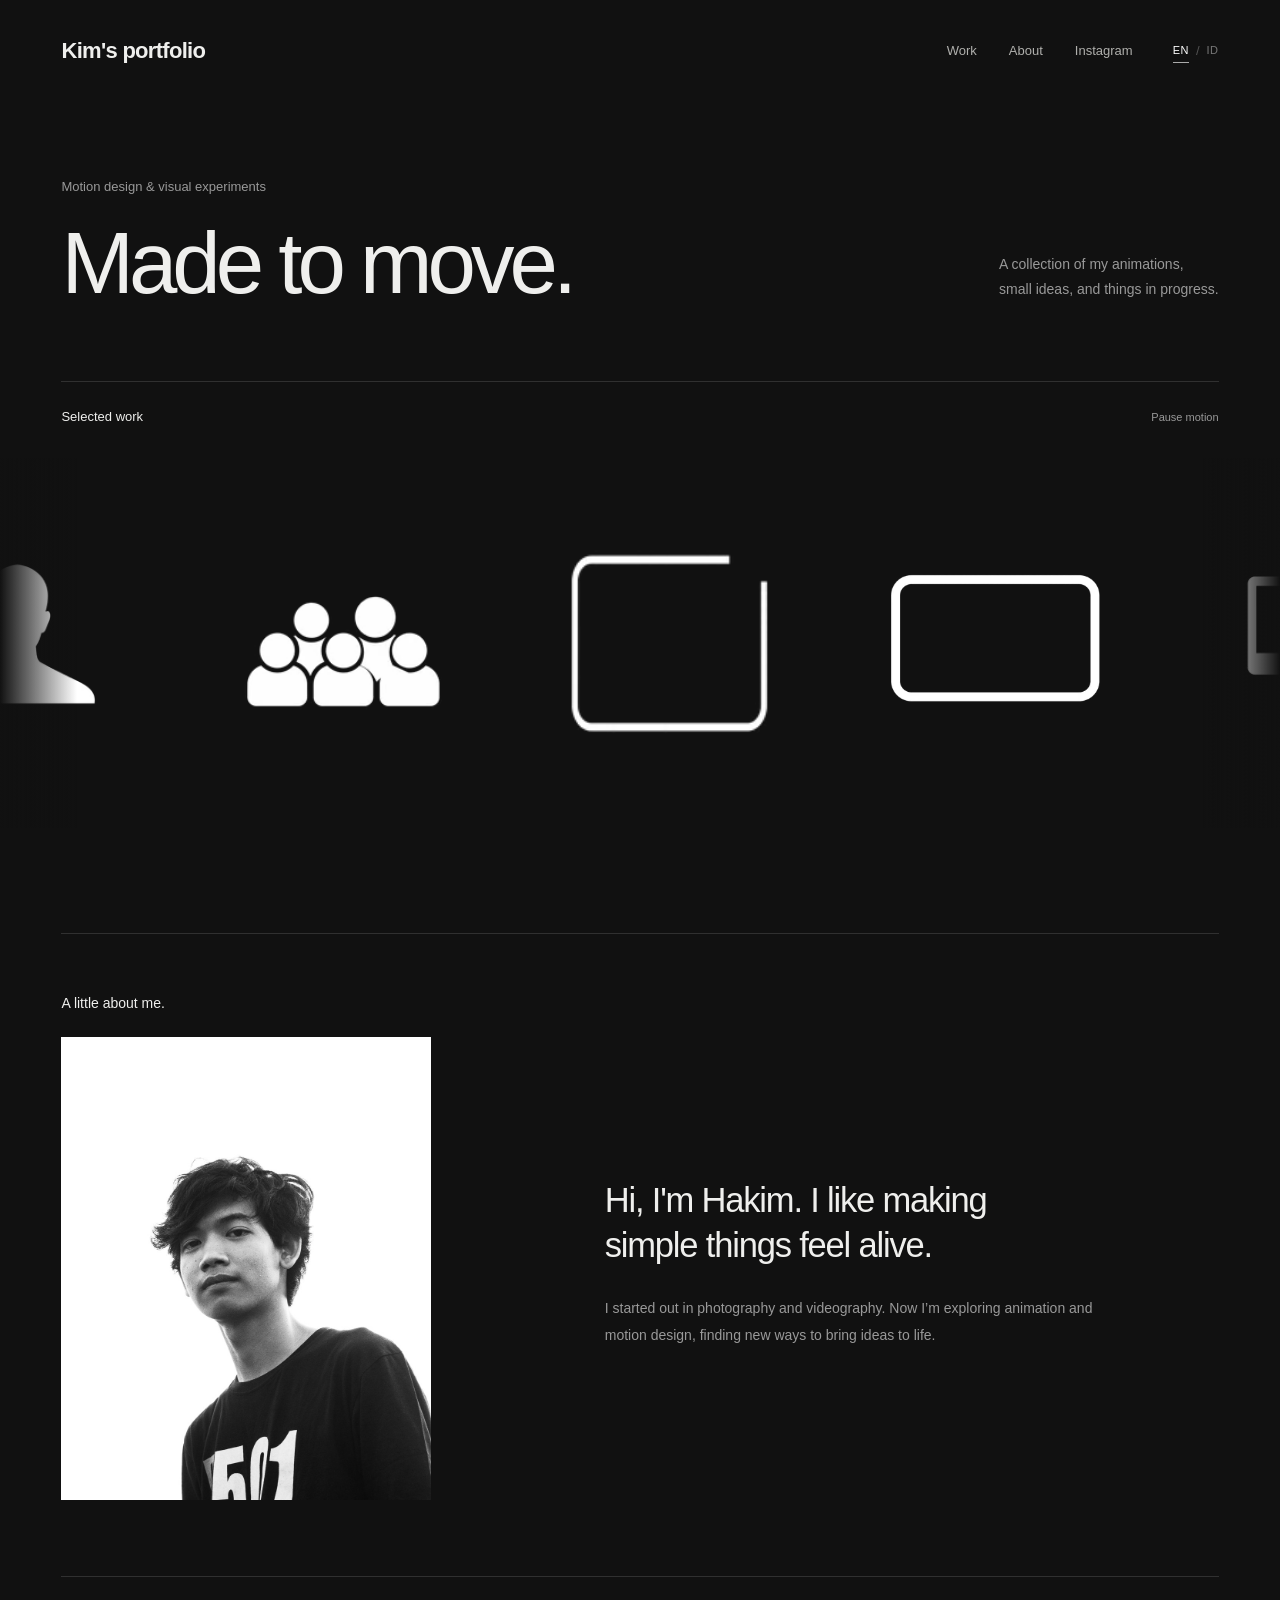
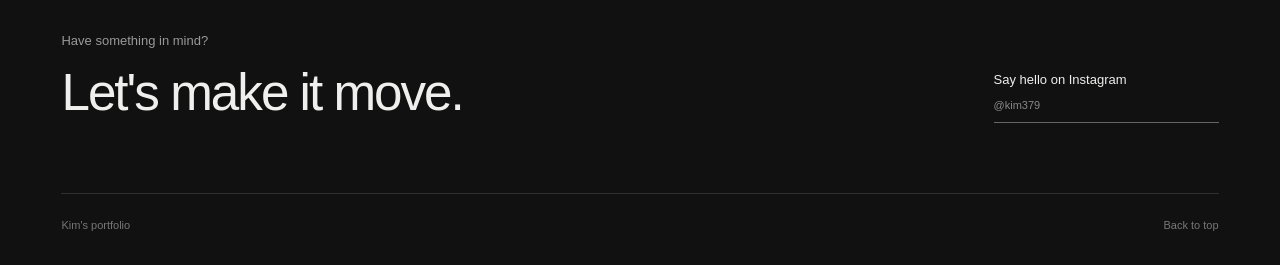
<file: index.html>
<!doctype html>
<html lang="en"><head><meta charset="utf-8"><meta name="viewport" content="width=device-width,initial-scale=1"><meta name="theme-color" content="#111111"><meta name="description" content="Kim's portfolio â€” motion design and visual experiments."><title>Kim's portfolio</title><link rel="stylesheet" href="styles.css?v=drag-1"><script defer src="projects.js?v=rib-1"></script><script defer src="app.js?v=rib-1"></script></head>
<body>
<a class="skip" href="#works" data-copy="skip">Skip to work</a>
<header class="header"><a class="brand" href="#top">Kim's portfolio</a><nav aria-label="Main navigation"><a href="#works" data-copy="workNav">Work</a><a href="#about" data-copy="aboutNav">About</a><a class="instagram-nav" href="https://www.instagram.com/kim_379/" target="_blank" rel="noopener noreferrer">Instagram</a><div class="language-switch" role="group" aria-label="Language / Bahasa"><button type="button" data-lang="en" aria-pressed="true">EN</button><span aria-hidden="true">/</span><button type="button" data-lang="id" aria-pressed="false">ID</button></div></nav></header>
<main id="top">
<section class="intro" aria-labelledby="intro-title"><div><p class="intro-kicker" data-copy="introKicker">Motion design & visual experiments</p><h1 id="intro-title">Made to move.</h1></div><p class="intro-note" data-copy="introNote">A collection of my animations,<br>small ideas, and things in progress.</p></section>
<section id="works" class="works" aria-labelledby="work-title"><div class="work-heading"><h2 id="work-title" data-copy="selected">Selected work</h2><button id="toggle-motion" type="button" aria-pressed="false">Pause motion</button></div><div class="motion-reel" id="project-grid" role="region" aria-label="Looping motion showcase"></div></section>
<section id="about" class="about" aria-labelledby="about-title"><div class="about-portrait"><h2 id="about-title" data-copy="aboutTitle">A little about me.</h2><img class="about-photo" src="media/kim-portrait.jpg" alt="Portrait of Kim" width="1600" height="1201" loading="lazy"></div><div class="about-copy"><p class="about-lead" data-copy="aboutLead">Hi, I'm Hakim. I like making<br>simple things feel alive.</p><p class="about-text" data-copy="aboutText">I started out in photography and videography. Now I’m exploring animation and motion design, finding new ways to bring ideas to life.</p></div></section>
<section class="contact" aria-labelledby="contact-title"><div><p data-copy="contactIntro">Have something in mind?</p><h2 id="contact-title" data-copy="contactTitle">Let's make it move.</h2></div><a href="https://www.instagram.com/kim_379/" target="_blank" rel="noopener noreferrer" class="contact-link"><span data-copy="sayHello">Say hello on Instagram</span><small>@kim379</small></a></section>
</main><footer><span>Kim's portfolio</span><a href="#top" data-copy="backTop">Back to top</a></footer>
<dialog id="project-dialog" aria-labelledby="dialog-title"><div class="dialog-header"><h2 id="dialog-title"></h2><button id="close-dialog" type="button" data-copy="close">Close</button></div><div class="player-wrap"><video id="project-video" controls playsinline preload="metadata"></video><p id="video-error" hidden><span data-copy="videoError">The video could not be played.</span> <a id="fallback-video" target="_blank" rel="noopener" data-copy="openFile">Open video file</a></p></div><div class="dialog-footer"><span id="dialog-meta"></span><div><button id="prev-project" type="button" data-copy="previous">Previous</button><button id="next-project" type="button" data-copy="next">Next</button></div></div></dialog>
</body></html>
</file>
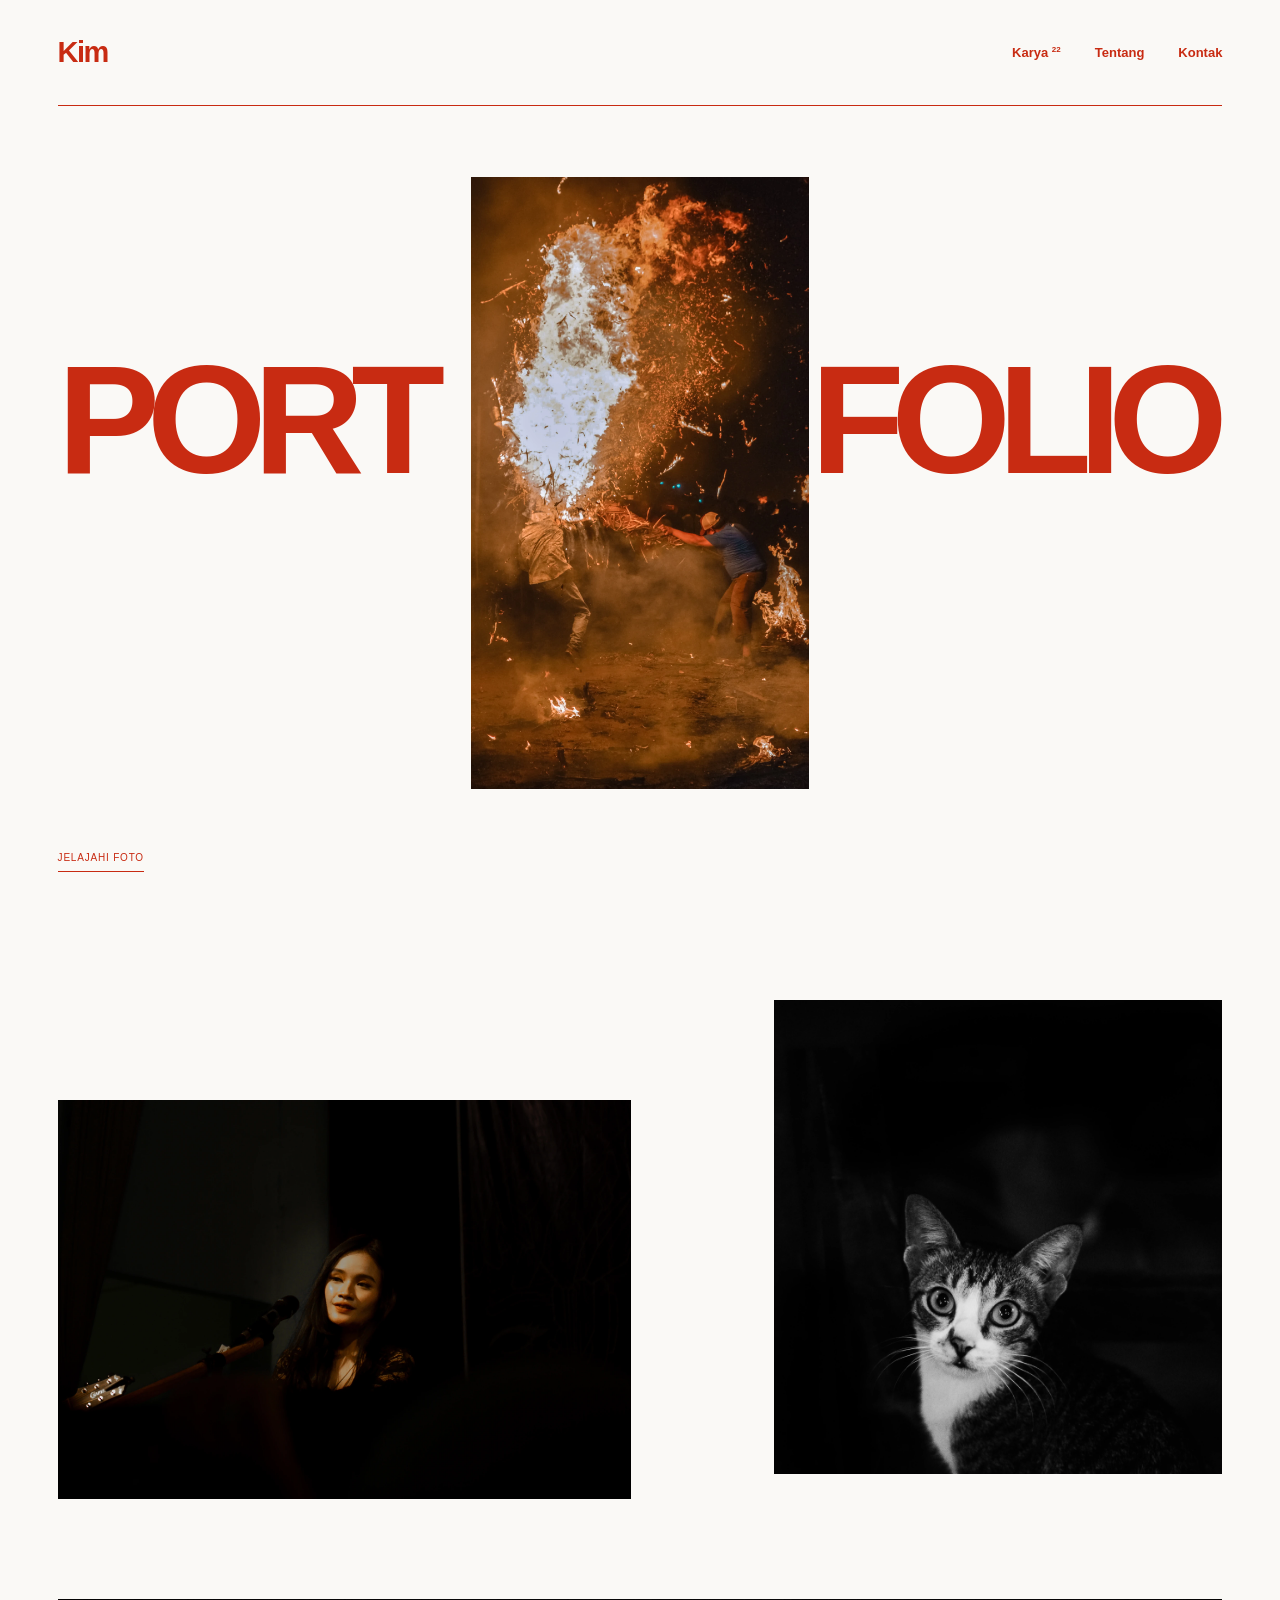
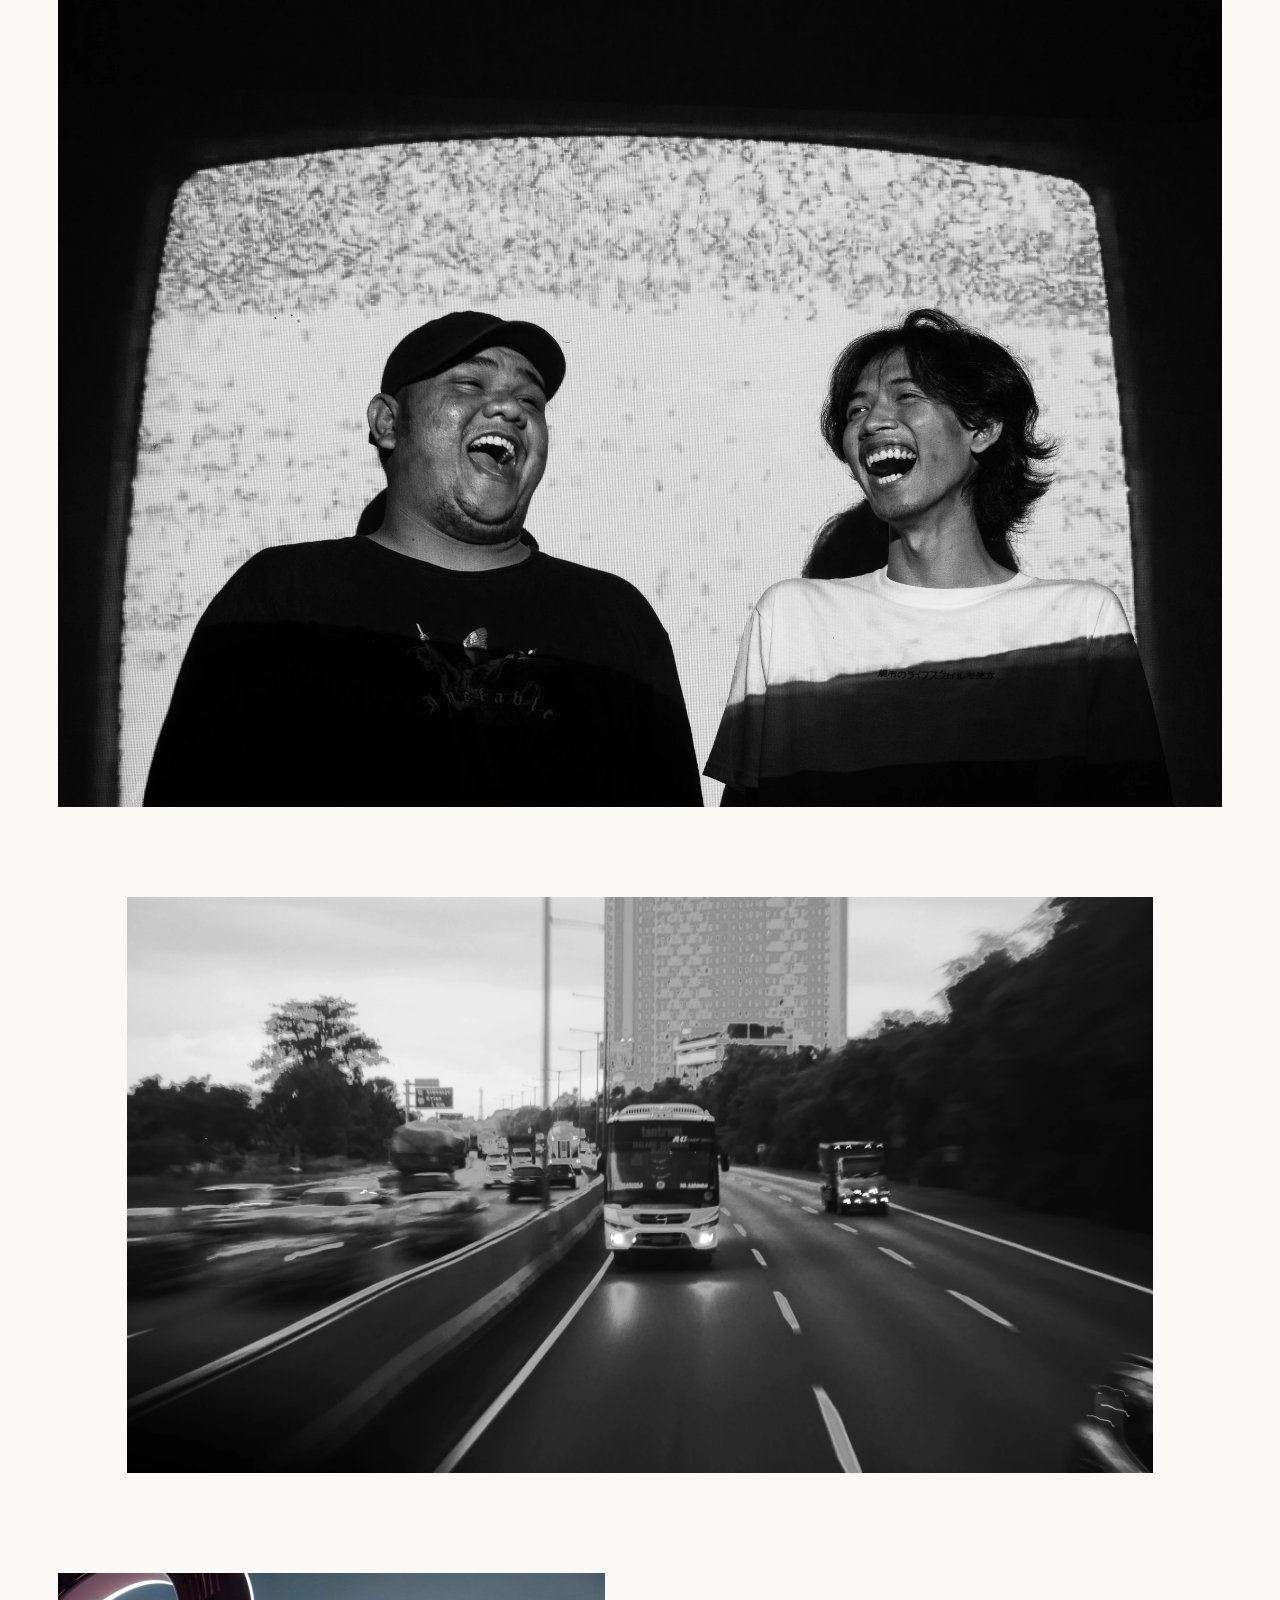
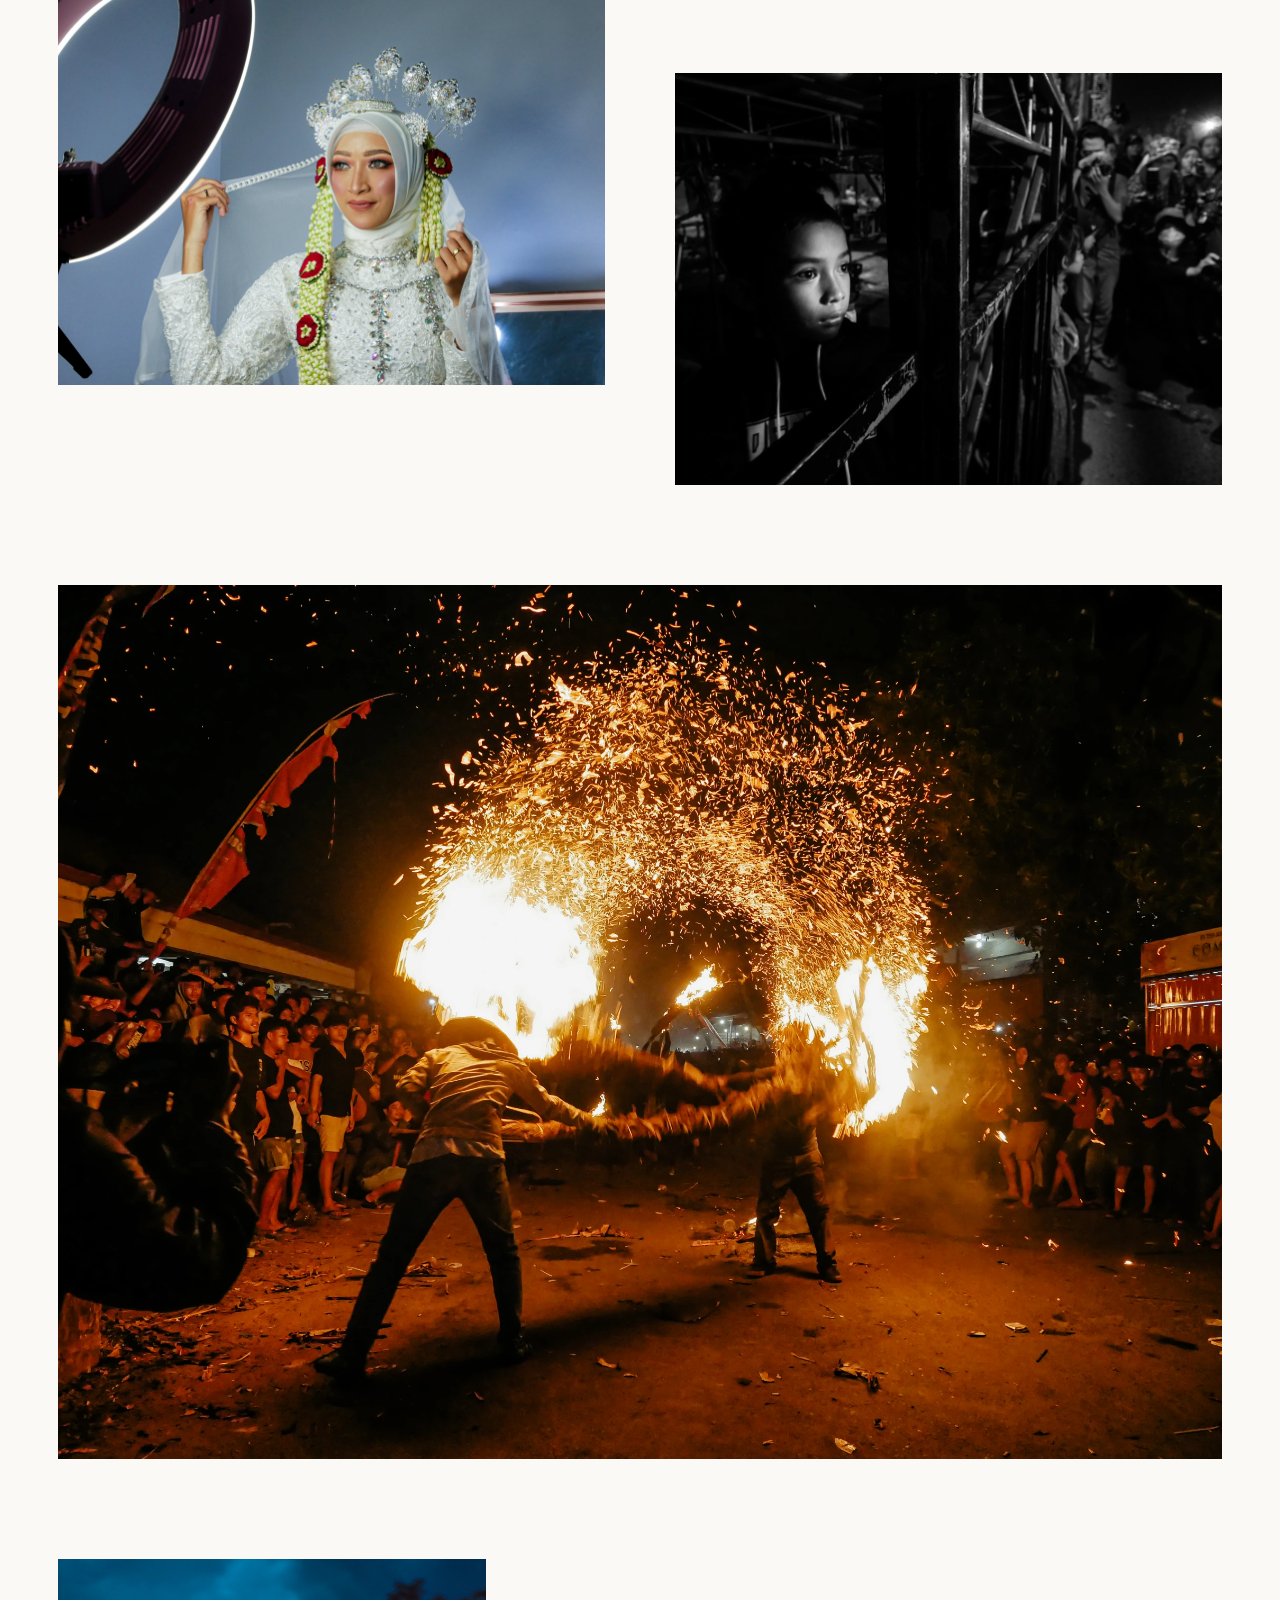
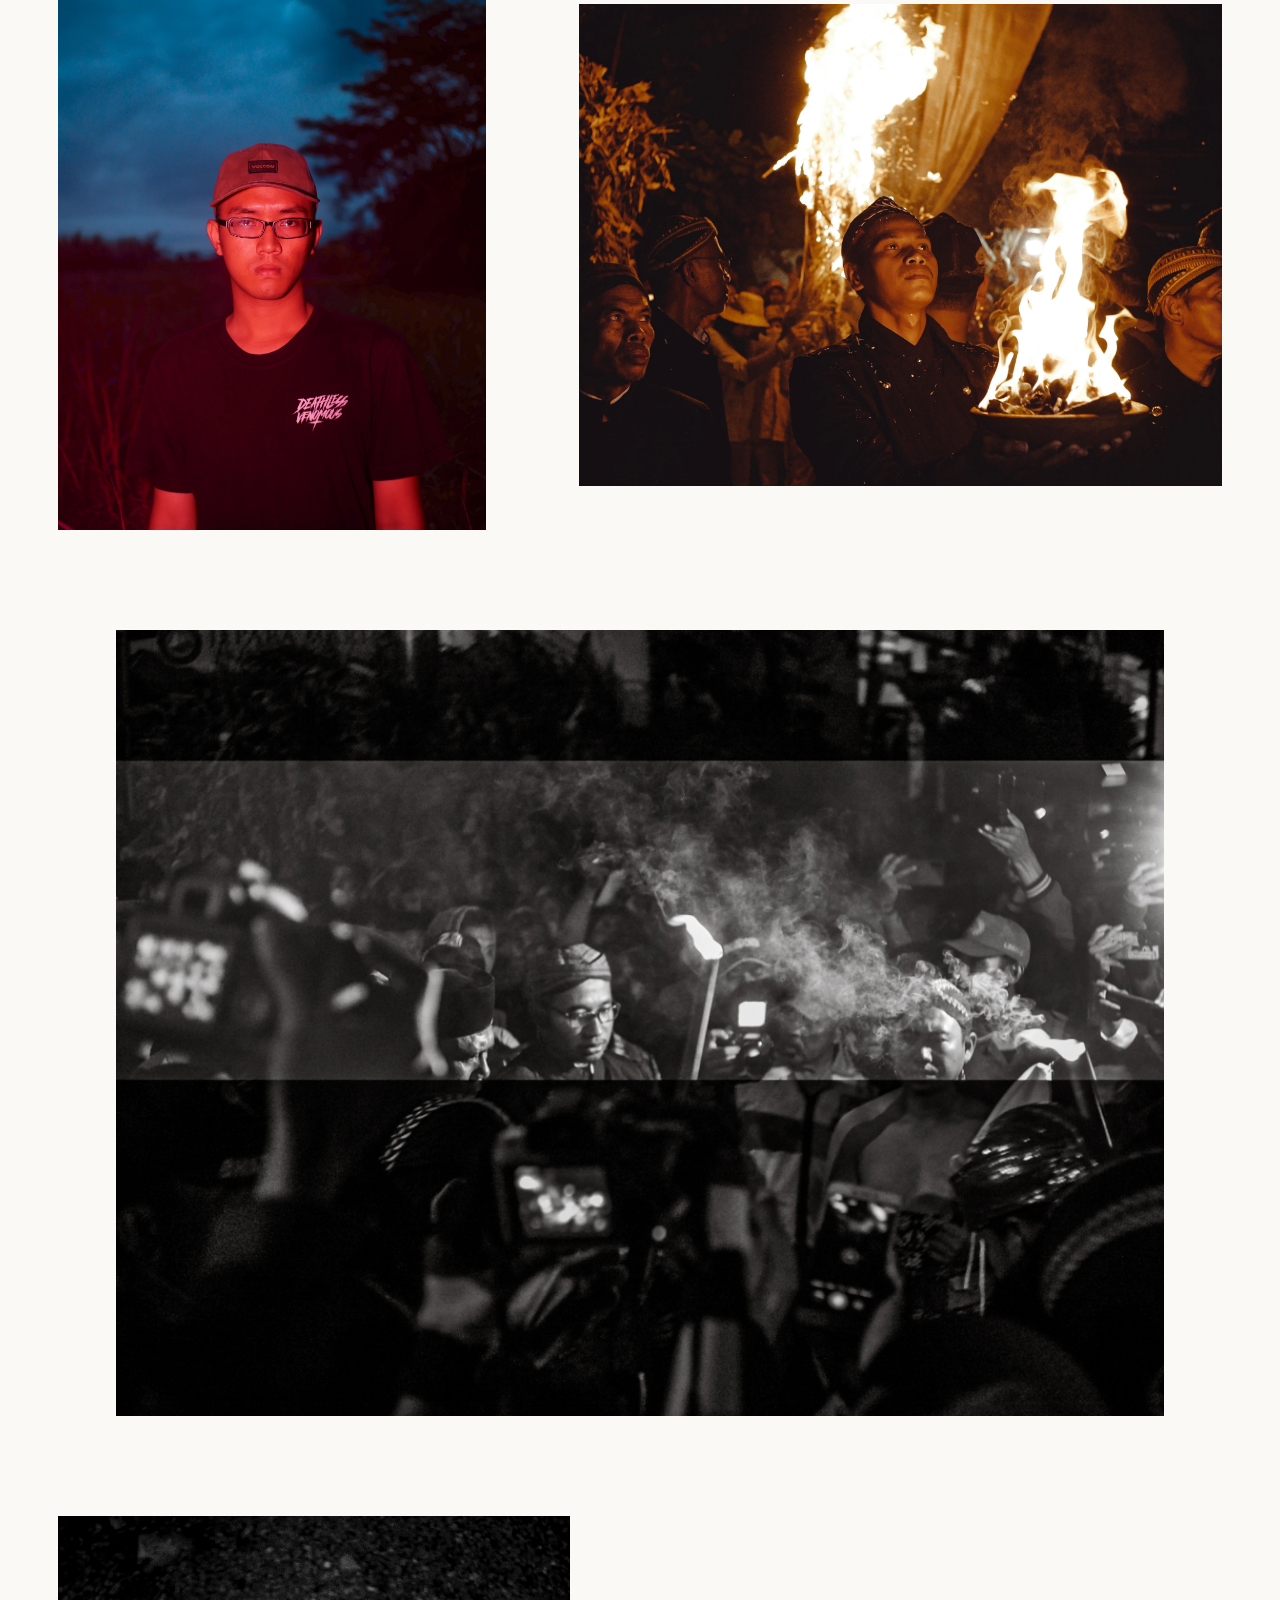
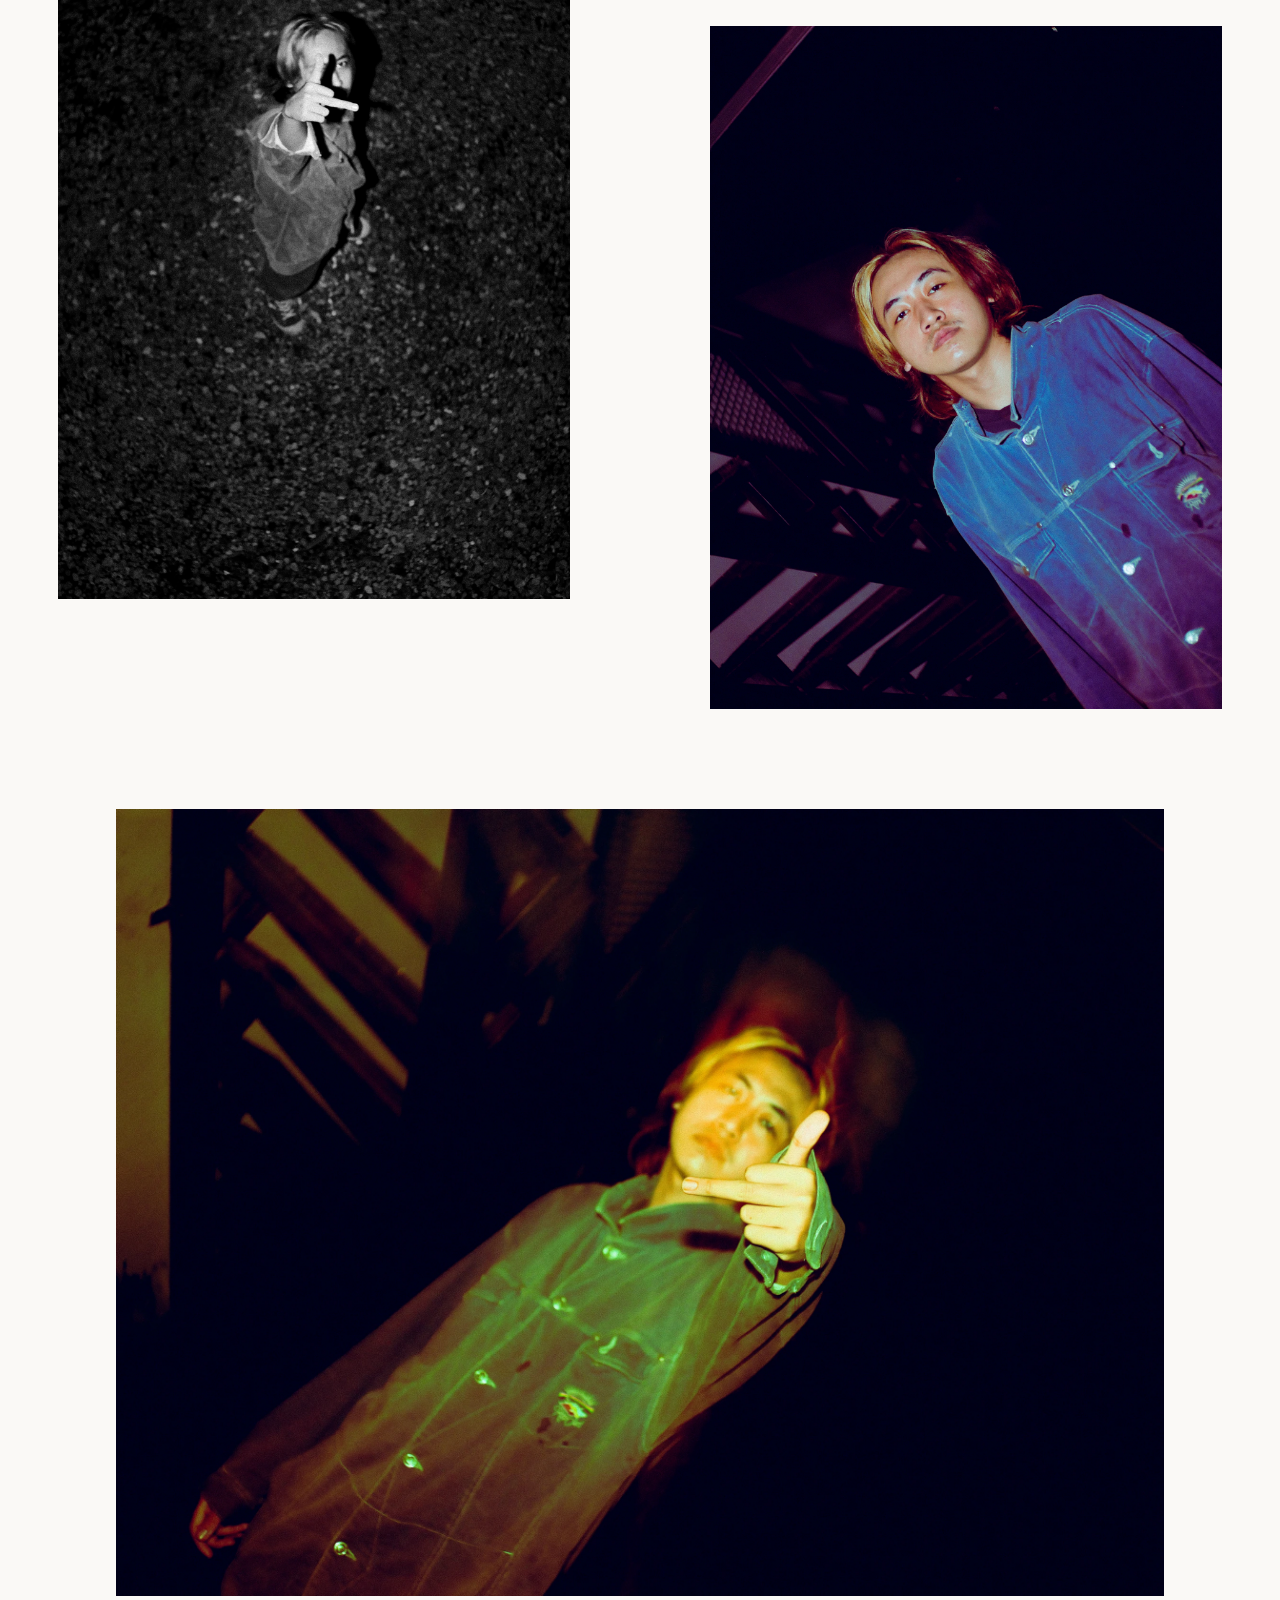
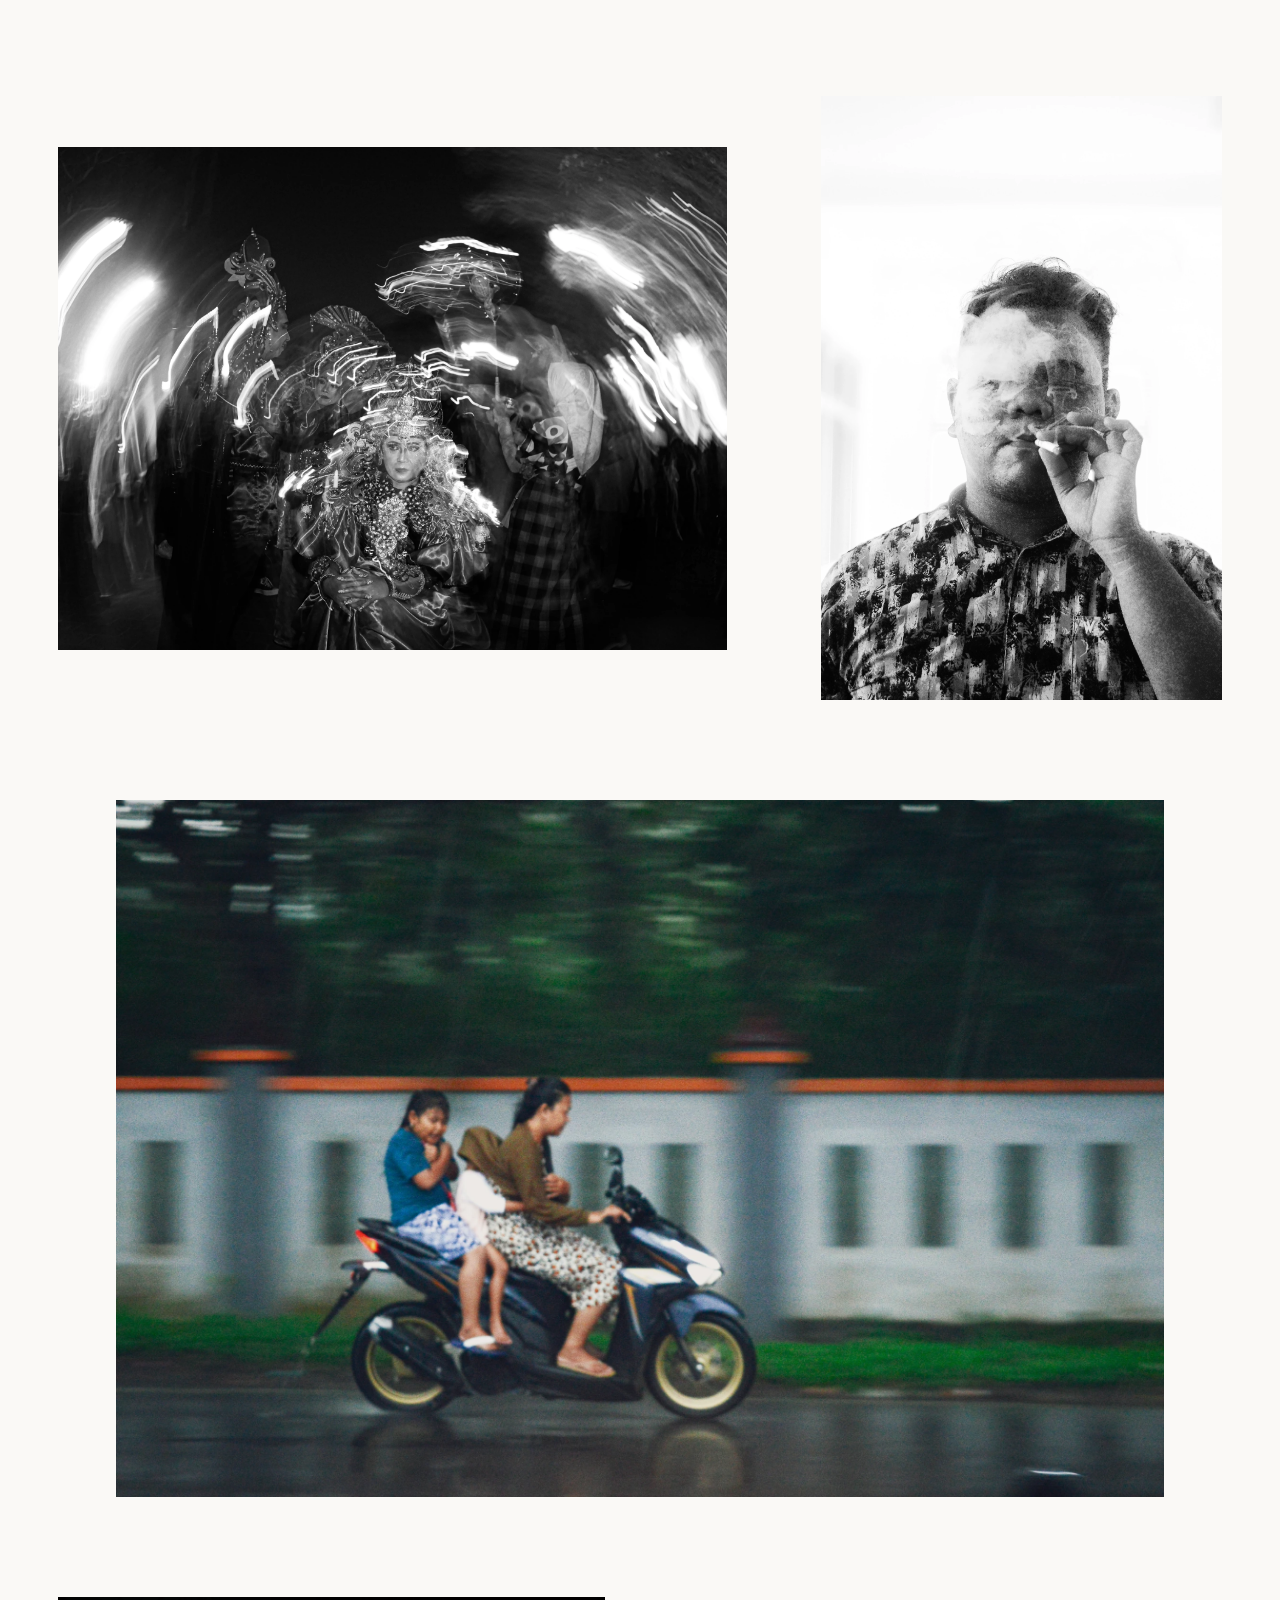
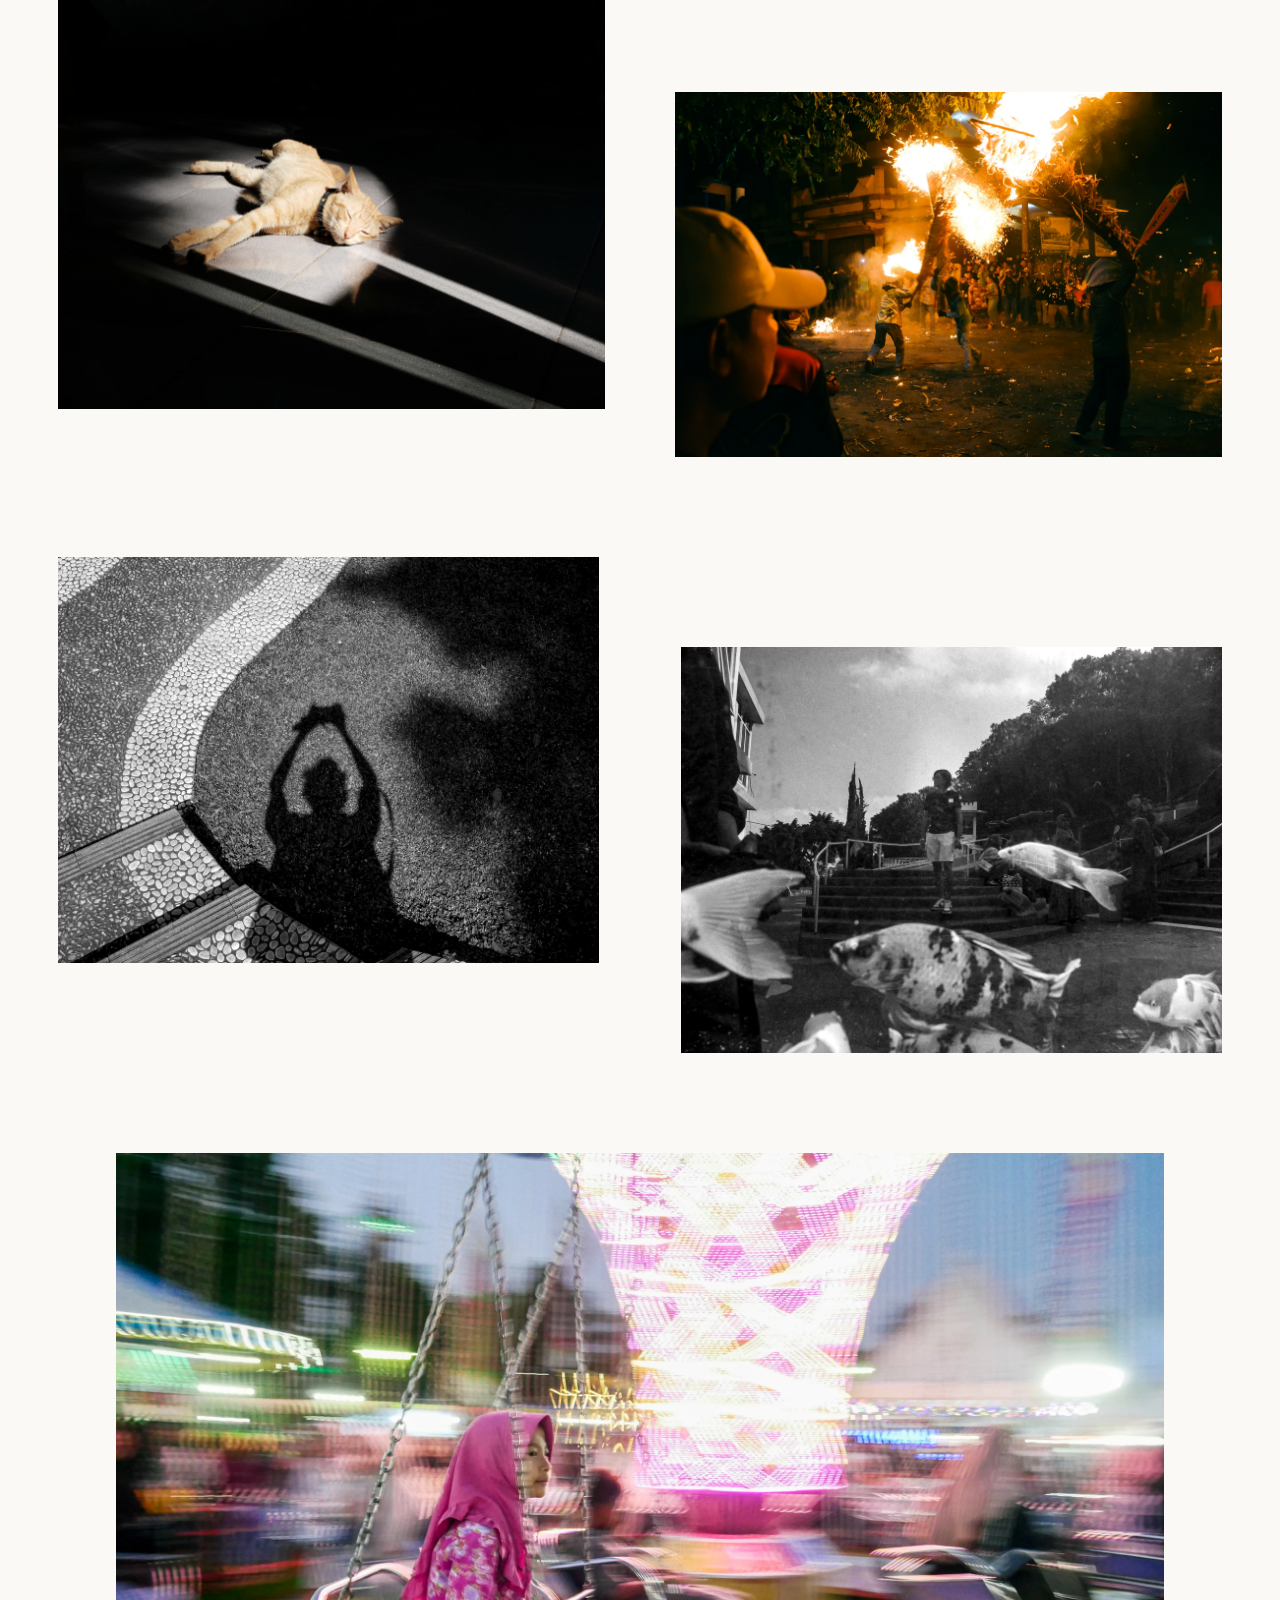
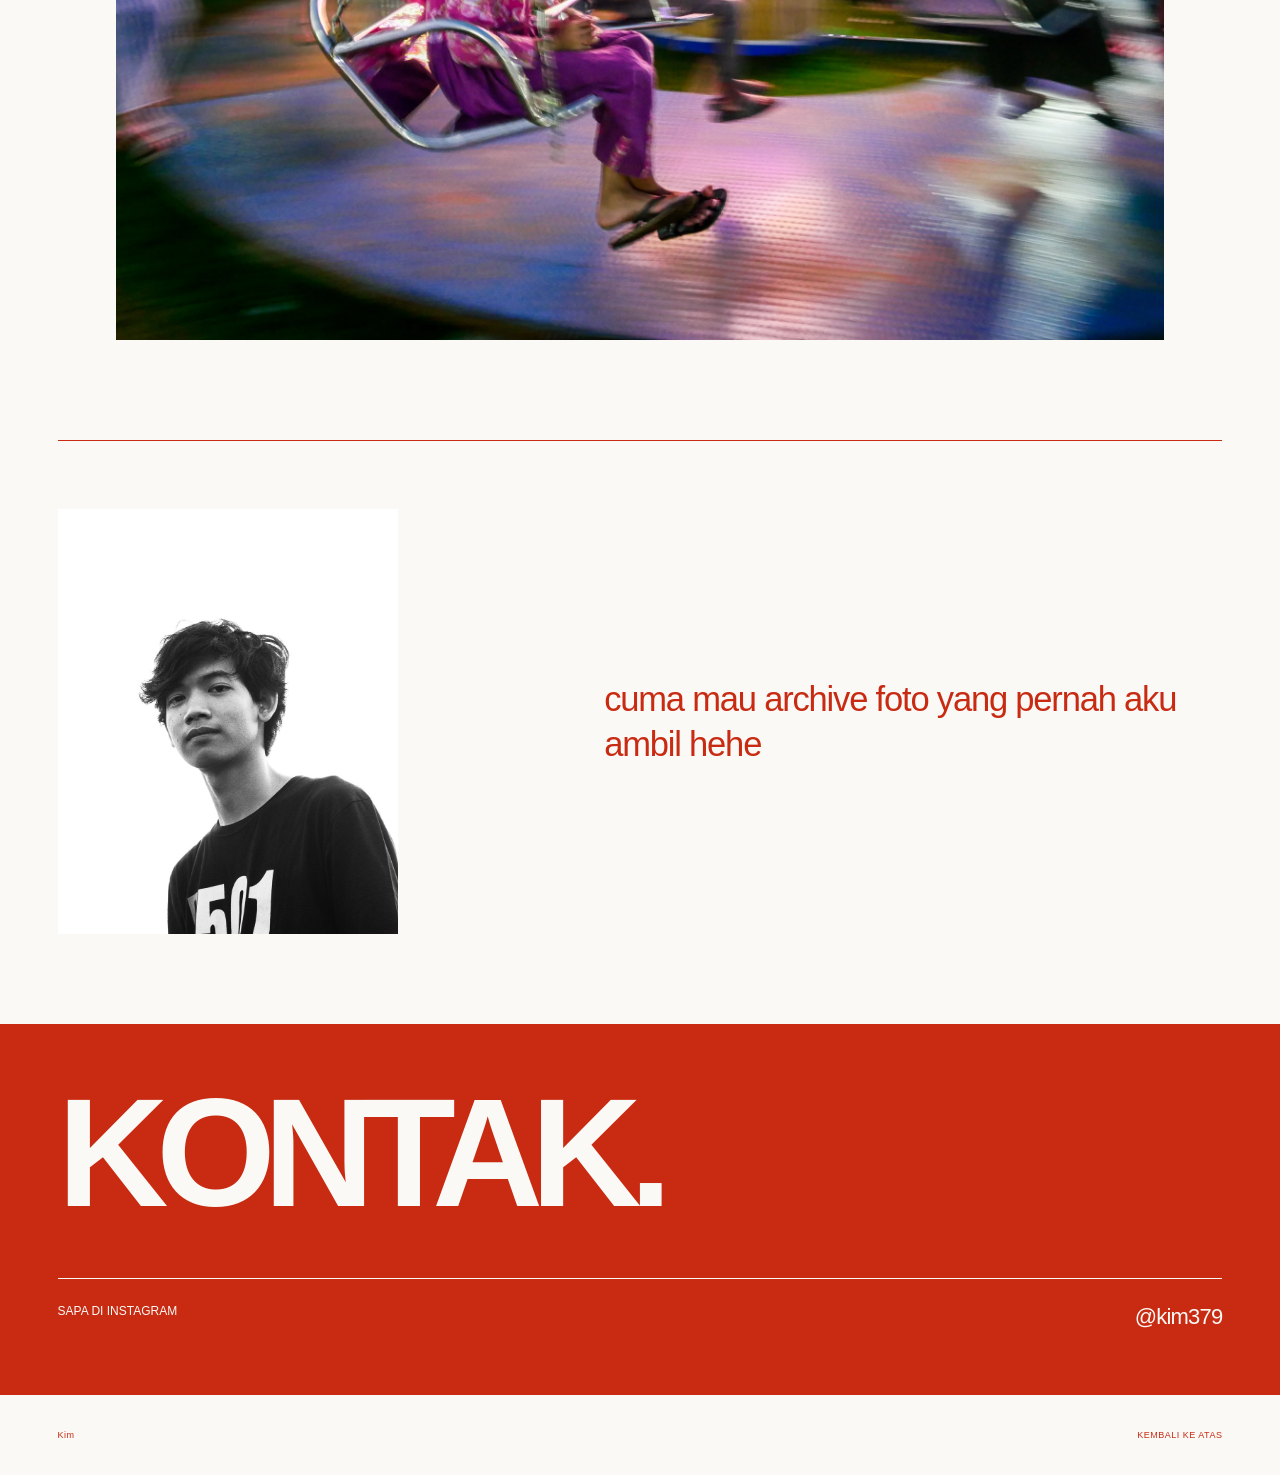
<file: photography/index.html>
<!doctype html>
<html lang="id">
  <head>
    <meta charset="UTF-8" />
    <meta name="viewport" content="width=device-width, initial-scale=1.0" />
    <meta name="description" content="Archive foto yang pernah aku ambil."/><title>Kim — Photo Archive</title>
    <script type="module" crossorigin src="./assets/index-Bncjpgnh.js"></script>
    <link rel="stylesheet" crossorigin href="./assets/index-xKiqXBHU.css">
  </head>
  <body>
    <div id="root"></div>
  </body>
</html>
</file>
<file: styles.css>
:root{--bg:#111;--text:#efefed;--muted:#969694;--line:#303030;--padding:clamp(22px,4.8vw,76px)}*{box-sizing:border-box}html{scroll-behavior:smooth;scroll-padding-top:30px}body{margin:0;background:var(--bg);color:var(--text);font:16px/1.6 Arial,Helvetica,sans-serif}a{color:inherit;text-decoration:none}button{font:inherit;cursor:pointer}a:focus-visible,button:focus-visible{outline:2px solid #fff;outline-offset:6px}.skip{position:fixed;left:20px;top:-80px;z-index:10;background:#eee;color:#111;padding:10px 18px}.skip:focus{top:12px}.header{padding:0 var(--padding);height:102px;display:flex;align-items:center;justify-content:space-between;gap:24px}.brand{font-size:22px;letter-spacing:-.7px;font-weight:600}nav{display:flex;align-items:center;gap:32px;font-size:13px}nav>a{color:#b0b0ad}nav>a:hover{color:#fff}.language-switch{display:flex;align-items:center;gap:7px;color:#525252;margin-left:8px}.language-switch button{border:0;border-bottom:1px solid transparent;padding:3px 0;background:none;color:#777;font-size:11px;letter-spacing:.5px}.language-switch button[aria-pressed=true]{color:#fff;border-bottom-color:#aaa}.intro{padding:75px var(--padding) 72px;display:flex;align-items:flex-end;justify-content:space-between;gap:50px}.intro-kicker{font-size:13px;color:#999;margin:0 0 19px}.intro h1{font-size:clamp(54px,6.8vw,104px);line-height:1.06;letter-spacing:-5px;font-weight:500;margin:0}.intro-note{color:#999;font-size:14px;line-height:1.8;margin:0 0 7px;max-width:310px}.works{padding:0 var(--padding) 100px}.work-heading{border-top:1px solid var(--line);padding:24px 0 28px;display:flex;align-items:center;justify-content:space-between;gap:20px}.work-heading h2{font-size:13px;font-weight:400;margin:0}.work-heading p{font-size:11px;color:#828280;margin:0}.project-grid{display:grid;grid-template-columns:repeat(2,minmax(0,1fr));gap:54px 28px}.project{min-width:0}.project-button{background:none;color:inherit;border:0;display:block;width:100%;padding:0;text-align:left}.project-media{aspect-ratio:16/9;position:relative;overflow:hidden;background:#1b1b1b}.project-media img,.project-media video{position:absolute;inset:0;width:100%;height:100%;object-fit:contain;background:#000}.project-media img{z-index:1;transition:opacity .15s}.project.previewing .project-media img{opacity:0}.project-cta{position:absolute;right:18px;bottom:18px;z-index:2;background:#111d;color:#fff;padding:7px 12px;font-size:11px;opacity:0;transform:translateY(4px);transition:opacity .15s,transform .15s}.project-button:hover .project-cta,.project-button:focus-visible .project-cta{opacity:1;transform:none}.project-caption{padding-top:15px;display:flex;justify-content:space-between;align-items:baseline;gap:15px}.project-caption h3{font-size:17px;line-height:1.4;letter-spacing:-.3px;font-weight:400;margin:0}.project-caption span{font-size:11px;color:#777}.project-button:hover h3{text-decoration:underline;text-underline-offset:5px;text-decoration-thickness:1px}.about{margin:0 var(--padding);padding:58px 0 76px;border-top:1px solid var(--line);display:grid;grid-template-columns:1fr 1fr;gap:28px}.about h2{font-size:14px;font-weight:400;margin:6px 0}.about-lead{font-size:clamp(26px,2.7vw,40px);font-weight:400;letter-spacing:-1.2px;line-height:1.3;margin:0 0 27px}.about-text{max-width:510px;color:#999;font-size:14px;line-height:1.9;margin:0}.contact{margin:0 var(--padding);border-top:1px solid var(--line);padding:54px 0 70px;display:flex;justify-content:space-between;align-items:flex-end;gap:35px}.contact p{color:#999;font-size:13px;margin:0 0 13px}.contact h2{font-size:clamp(32px,4vw,60px);font-weight:400;letter-spacing:-2px;line-height:1.15;margin:0}.contact-link{font-size:13px;border-bottom:1px solid #666;padding-bottom:8px;min-width:225px;display:block}.contact-link small{display:block;color:#888;font-size:11px;margin-top:6px}.contact-link:hover{border-color:white}footer{padding:23px 0 30px;margin:0 var(--padding);border-top:1px solid var(--line);display:flex;justify-content:space-between;font-size:11px;color:#777}footer a:hover{color:#fff}dialog{width:min(1120px,94vw);max-height:94vh;border:1px solid #3a3a3a;border-radius:0;background:#151515;color:#eee;padding:23px;overflow:auto}dialog::backdrop{background:#000e;backdrop-filter:blur(5px)}.dialog-header{display:flex;justify-content:space-between;align-items:center;gap:20px;margin-bottom:20px}.dialog-header h2{font-size:24px;font-weight:400;letter-spacing:-.6px;margin:0}.dialog-header button,.dialog-footer button{background:none;color:#aaa;border:0;font-size:12px;padding:5px}.dialog-header button:hover,.dialog-footer button:hover{color:white;text-decoration:underline;text-underline-offset:5px}.player-wrap{background:#000}.player-wrap video{display:block;width:100%;max-height:70vh}.dialog-footer{display:flex;align-items:center;justify-content:space-between;gap:25px;margin-top:17px;font-size:11px;color:#888}.dialog-footer div{display:flex;gap:20px}#video-error{padding:18px;color:#ddd;font-size:13px}#video-error a{text-decoration:underline}body.modal-open{overflow:hidden}@media(min-width:1700px){body{max-width:1700px;margin:auto}}@media(max-width:1000px){nav{gap:23px}.intro{gap:30px;padding-top:60px;padding-bottom:60px}.intro h1{font-size:70px;letter-spacing:-3px}.intro-note{font-size:12px;max-width:230px}.project-grid{gap:40px 22px}.contact-link{min-width:200px}}@media(max-width:760px){.header{height:82px}.brand{font-size:19px}nav{gap:17px}.instagram-nav{display:none}.language-switch{margin-left:0}.intro{padding:43px var(--padding) 44px;display:block}.intro h1{font-size:clamp(49px,10.5vw,78px);letter-spacing:-2.8px}.intro-kicker{font-size:11px;margin-bottom:15px}.intro-note{font-size:13px;max-width:none;margin-top:25px}.intro-note br{display:none}.work-heading{padding:20px 0}.work-heading p{font-size:10px}.project-grid{grid-template-columns:1fr;gap:32px}.project-caption{padding-top:12px}.project-caption h3{font-size:16px}.project-cta{opacity:1;transform:none;padding:5px 9px;font-size:10px;right:12px;bottom:12px}.works{padding-bottom:60px}.about{grid-template-columns:1fr;padding:30px 0 45px;gap:20px}.about-lead{font-size:30px}.about-text{font-size:13px}.contact{padding:32px 0 45px;display:block}.contact h2{font-size:37px;letter-spacing:-1.4px}.contact-link{margin-top:30px;width:fit-content;min-width:205px}dialog{padding:15px}.dialog-header h2{font-size:20px}.dialog-footer div{gap:12px}}@media(prefers-reduced-motion:reduce){html{scroll-behavior:auto}*{transition:none!important}}

.about{grid-template-columns:minmax(240px,.85fr) 1.15fr;gap:clamp(40px,7vw,110px);align-items:center}.about-portrait{width:100%;max-width:370px}.about-portrait h2{margin:0 0 23px}.about-photo{display:block;width:100%;height:auto;aspect-ratio:4/5;object-fit:cover;object-position:54% 50%;background:#eee}.about-copy{padding-top:35px}@media(max-width:760px){.about{grid-template-columns:1fr;gap:30px}.about-portrait{max-width:430px}.about-photo{aspect-ratio:1/1;object-position:54% 58%}.about-copy{padding-top:0}}

/* Continuous object showcase. The two equal groups form one seamless cycle. */
.works{padding-left:0;padding-right:0;padding-bottom:105px}.work-heading{margin:0 var(--padding)}#toggle-motion{border:0;background:none;color:#999;padding:3px 0;font-size:11px}#toggle-motion:hover{color:white}#toggle-motion:focus-visible{outline:2px solid white;outline-offset:5px}.motion-reel{position:relative;width:100%;overflow:hidden;padding:55px 0 65px;isolation:isolate}.motion-reel::before,.motion-reel::after{content:"";position:absolute;top:0;bottom:0;width:clamp(20px,6vw,100px);pointer-events:none;z-index:2}.motion-reel::before{left:0;background:linear-gradient(90deg,#111,transparent)}.motion-reel::after{right:0;background:linear-gradient(-90deg,#111,transparent)}.reel-track{display:flex;width:max-content;animation:object-flow 95.333s linear infinite;will-change:transform}.reel-group{display:flex;align-items:center;gap:96px;padding-right:96px}.reel-item{display:block;position:relative;flex:0 0 230px;width:230px;height:250px;padding:5px;border:0;background:transparent;cursor:pointer;outline-offset:3px}.reel-item img,.reel-item video{position:absolute;inset:5px;width:calc(100% - 10px);height:calc(100% - 10px);object-fit:contain;background:transparent}.reel-item img{z-index:1;opacity:1}.reel-item.is-playing img{opacity:0}.reel-item:focus-visible{outline:1px solid #aaa}.motion-reel.is-paused .reel-track{animation-play-state:paused}.motion-reel:has(.reel-item:focus-visible) .reel-track{animation-play-state:paused}@keyframes object-flow{from{transform:translateX(0)}to{transform:translateX(-50%)}}.motion-reel.is-reduced{overflow-x:auto}.motion-reel.is-reduced .reel-track{animation:none}.motion-reel.is-reduced .reel-group[aria-hidden=true]{display:none}.motion-reel.is-reduced::before,.motion-reel.is-reduced::after{display:none}@media(max-width:760px){.works{padding-bottom:60px}.motion-reel{padding:30px 0 42px}.reel-group{gap:58px;padding-right:58px}.reel-item{flex-basis:170px;width:170px;height:205px}.reel-track{animation-duration:78s}}@media(prefers-reduced-motion:reduce){.reel-track{animation:none}}

/* Drag or swipe to push the continuous reel. Vertical touch scrolling stays native. */
.reel-track{animation:none!important}.motion-reel{touch-action:pan-y;cursor:grab;user-select:none}.reel-item{cursor:grab}.motion-reel.is-dragging,.is-dragging .reel-item{cursor:grabbing}.reel-item img,.reel-item video{pointer-events:none;-webkit-user-drag:none}.motion-reel.is-reduced{touch-action:auto}.motion-reel.is-reduced .reel-track{transform:none!important}
</file>
<file: photography/assets/index-xKiqXBHU.css>
*{box-sizing:border-box}html{scroll-behavior:smooth;scroll-padding-top:30px}body{margin:0;background:#faf9f6;color:#c82b12;font-family:Arial,Helvetica,sans-serif}a{color:inherit;text-decoration:none}button{font:inherit;cursor:pointer;border:0}a:focus-visible,button:focus-visible{outline:3px solid #c82b12;outline-offset:5px}img{display:block;width:100%}::selection{background:#c82b12;color:#fff}.skip{position:fixed;top:-100px;left:20px;z-index:50;background:#fff;padding:20px}.skip:focus{top:10px}header{height:106px;margin:0 4.5%;display:flex;align-items:center;justify-content:space-between;border-bottom:1px solid}.brand{font-size:29px;font-weight:900;letter-spacing:-1.8px;line-height:.85}.brand small{display:block;font-size:9px;letter-spacing:1.1px;margin-top:9px}nav{display:flex;gap:34px;font-size:13px;font-weight:700}.edition{font-size:9px;letter-spacing:1px}sup{font-size:8px}.cover{height:calc(100svh - 106px);min-height:630px;max-height:980px;position:relative;margin:0 4.5%;isolation:isolate}.meta{display:flex;justify-content:space-between;font-size:10px;letter-spacing:.7px;gap:20px}.cover>.meta{padding-top:26px}.photo{display:block;padding:0;width:100%;position:relative;overflow:hidden;background:#111;color:#fff}.photo img{transition:transform .6s}.photo:hover img{transform:scale(1.025)}.cover-photo{position:absolute;width:29%;height:77%;top:9%;left:35.5%}.cover-photo img{height:100%;object-fit:cover;object-position:50% 48%}h1{position:absolute;display:flex;justify-content:space-between;top:30%;left:0;width:100%;margin:0;font-size:clamp(70px,12vw,200px);font-weight:900;letter-spacing:-.085em;line-height:1;pointer-events:none}h1 span:last-child{padding-right:.05em}.cover-bottom{position:absolute;top:76%;width:100%;display:flex;justify-content:space-between;font-size:11px;font-weight:700;line-height:1.08}.cover-bottom p:last-child{text-align:right}.explore{position:absolute;bottom:28px;left:0;font-size:10px;border-bottom:1px solid;padding-bottom:8px;letter-spacing:.8px}.contents{padding:92px 4.5% 140px}.contents>.meta{margin-bottom:35px}.contents>a{display:flex;align-items:center;justify-content:space-between;border-bottom:1px solid;font-weight:700;padding:12px 0 8px;gap:30px}.contents>a:first-of-type{border-top:1px solid}.contents>a>span{font-size:clamp(25px,4.1vw,72px);letter-spacing:-.065em;line-height:1.05}.contents small{font-size:9px;text-align:right;max-width:130px;flex-shrink:0}.contents>a:hover{background:#c82b12;color:#faf9f6}.about{border-top:1px solid;margin:0 4.5%;padding:36px 0 100px;display:grid;grid-template-columns:1fr 1.6fr 1fr;gap:40px}.eyebrow{font-size:10px;letter-spacing:.6px}.about h2{font-size:clamp(34px,4.5vw,76px);line-height:.98;letter-spacing:-.06em;margin:0}em{font-family:Georgia,serif;font-weight:400}.about>div{font-size:14px;line-height:1.55;max-width:340px;color:#413d38}.about p{margin:0 0 20px}.work{padding:0 4.5%}.work-meta{border-top:1px solid;padding-top:24px;margin-bottom:24px}.feature{background:#14100c;display:grid;grid-template-columns:1.12fr 1fr;min-height:750px}.feature>.photo img{height:100%;object-fit:cover}.view{position:absolute;bottom:20px;right:20px;background:#faf9f6;color:#c82b12;padding:11px 14px;font-size:9px;letter-spacing:.5px;opacity:0;transition:opacity .2s}.photo:hover .view,.photo:focus-visible .view{opacity:1}.cover-photo .view{display:none}.feature-copy{padding:55px 9%;display:flex;flex-direction:column;justify-content:space-between;color:#ed5937}.feature-copy>span{font-size:10px;letter-spacing:.8px}.feature-copy h2{font-size:clamp(50px,7vw,110px);line-height:.86;letter-spacing:-.075em;margin:60px 0}.feature-copy p{font-size:14px;line-height:1.35}.pair{display:grid;grid-template-columns:1.15fr 1fr;gap:8%;padding:100px 0 120px}.stage{padding-top:100px}.stage img{aspect-ratio:1.437;object-fit:contain}.cat{width:90%;margin-left:auto}.cat img{aspect-ratio:.946;object-fit:contain}.caption{display:flex;justify-content:space-between;gap:20px;align-items:baseline;padding-top:15px;border-top:1px solid;margin-top:14px}.caption h3{margin:0;font-size:14px;font-weight:400}.caption>span{font-size:8px;text-align:right;letter-spacing:.4px}.laughter-title{display:flex;align-items:end;justify-content:space-between;margin-bottom:28px;gap:25px}.laughter-title h2{font-size:clamp(45px,7.2vw,120px);line-height:.9;letter-spacing:-.065em;margin:0}.laughter-title>span{font-size:9px}.laughter img{aspect-ratio:1.442;object-fit:contain}.laughter{padding-bottom:130px}.contact{background:#c82b12;color:#faf9f6;padding:35px 4.5% 65px}.contact>p{font-size:16px;margin-top:100px}.contact h2{font-size:clamp(60px,14vw,225px);line-height:.84;letter-spacing:-.08em;margin:30px 0 60px}.contact>a{display:flex;justify-content:space-between;border-top:1px solid;padding-top:25px;font-size:12px}.contact>a span{font-size:22px;letter-spacing:-.8px}footer{padding:35px 4.5%;display:flex;justify-content:space-between;font-size:9px;letter-spacing:.5px}.lightbox{width:100vw;height:100svh;max-width:100vw;max-height:100svh;padding:22px 30px;margin:0;border:0;background:#151515;color:#faf9f6;overflow:hidden}.lightbox[open]{display:flex;flex-direction:column}.lightbox::backdrop{background:#151515}.lightbox-top,.lightbox-bottom{display:flex;align-items:center;justify-content:space-between;gap:15px}.lightbox button{background:transparent;color:inherit;border-bottom:1px solid #888;padding:10px 0;font-size:12px}.lightbox-top>span{font-size:12px}.lightbox>img{min-height:0;flex:1;object-fit:contain;padding:20px 0}.lightbox h2{font-size:14px;font-weight:400;text-align:center}.lightbox-bottom{min-height:42px}@media(max-width:700px){header{height:85px;margin:0 6%}.edition{display:none}.brand{font-size:25px}nav{gap:18px;font-size:11px}.cover{margin:0 6%;height:660px;min-height:0;max-height:calc(100svh - 85px)}.cover>.meta{font-size:8px;padding-top:20px}.cover-photo{width:57%;left:21.5%;top:12%;height:65%}h1{font-size:13.2vw;top:34%;letter-spacing:-.075em}.cover-bottom{top:80%;font-size:8px}.explore{font-size:8px;bottom:18px}.contents{padding:65px 6% 80px}.meta{font-size:8px}.meta>span:last-child{text-align:right}.contents>a{padding:17px 0;gap:12px}.contents>a>span{font-size:6.2vw}.contents small{font-size:7px;max-width:65px}.about{margin:0 6%;padding:25px 0 65px;grid-template-columns:1fr;gap:28px}.about h2{font-size:58px}.about>div{font-size:14px;max-width:100%}.work{padding:0 6%}.feature{grid-template-columns:1fr;min-height:0}.feature>.photo img{height:auto;object-fit:contain}.feature-copy{padding:25px}.feature-copy h2{font-size:65px;margin:36px 0}.feature-copy p{font-size:12px}.pair{grid-template-columns:1fr;gap:65px;padding:65px 0}.stage{padding-top:0}.cat{width:83%;margin-left:auto}.caption h3{font-size:12px}.caption>span{font-size:7px;max-width:100px}.laughter-title{align-items:start;flex-direction:column;gap:18px}.laughter-title h2{font-size:12vw}.laughter{padding-bottom:65px}.contact{padding:26px 6% 40px}.contact>p{margin-top:65px;font-size:13px}.contact h2{font-size:17vw;margin:25px 0 45px}.contact>a{font-size:10px}.contact>a span{font-size:18px}footer{padding:25px 6%;font-size:7px;gap:15px}footer>span{display:none}.lightbox{padding:16px}.lightbox h2{font-size:11px;max-width:130px}.lightbox button{font-size:10px}.view{opacity:1;font-size:8px;padding:8px 10px}}@media(prefers-reduced-motion:reduce){html{scroll-behavior:auto}*{transition:none!important}}.about{display:block;padding:45px 0 60px;border-top:0}.about>p{font-size:clamp(18px,2.5vw,34px);line-height:1.3;letter-spacing:-.025em;max-width:650px;margin:0}.feature{display:block;min-height:0;background:transparent}.feature>.photo{width:60%;margin:auto;background:transparent}.feature>.photo img{height:auto;object-fit:contain}.pair{padding-bottom:100px}.laughter{padding-bottom:90px}.contact h2{font-size:clamp(60px,12vw,180px);margin:35px 0 60px}.brand{letter-spacing:-1.5px}.contact{padding-top:30px}@media(max-width:700px){.about{padding:35px 0 45px}.feature>.photo{width:100%}.pair,.laughter{padding-bottom:65px}}.new-photos{padding-bottom:100px}.road-photo{width:88%;margin:0 auto 100px}.new-pair{display:grid;grid-template-columns:1fr 1fr;align-items:start;gap:6%;margin-bottom:100px}.new-pair>article:last-child{margin-top:100px}.new-photos img{height:auto;aspect-ratio:auto;object-fit:contain}.torch-photo{width:100%}@media(max-width:700px){.new-photos{padding-bottom:65px}.road-photo{width:100%;margin-bottom:55px}.new-pair{grid-template-columns:1fr;gap:55px;margin-bottom:55px}.new-pair>article:last-child{margin-top:0}}.about{display:grid;grid-template-columns:minmax(240px,.85fr) 1.15fr;gap:clamp(40px,7vw,110px);align-items:center;border-top:1px solid #c82b12;padding:68px 0 90px}.about-portrait{width:100%;max-width:370px}.about .about-photo{display:block;width:100%;height:auto;aspect-ratio:4/5;object-fit:cover;object-position:54% 50%}.about .about-copy{max-width:640px;color:inherit;padding-top:0}.about-copy p{font-size:clamp(26px,2.7vw,40px);font-weight:400;letter-spacing:-1.2px;line-height:1.3;margin:0}@media(max-width:760px){.about{grid-template-columns:1fr;gap:30px;padding:45px 0 60px}.about-portrait{max-width:430px}.about .about-photo{aspect-ratio:1/1;object-position:54% 58%}.about-copy p{font-size:28px}}.road-photo img{aspect-ratio:2200/1238}.new-pair img,.torch-photo img{aspect-ratio:2200/1652}.latest-photos{padding-bottom:100px}.portrait-landscape{display:grid;grid-template-columns:.8fr 1.2fr;align-items:center;gap:8%;margin-bottom:100px}.latest-photos img{height:auto;object-fit:contain;aspect-ratio:auto}.gathering-photo{width:90%;margin:0 auto 100px}.portrait-duo{display:grid;grid-template-columns:1fr 1fr;align-items:start;gap:12%;margin-bottom:100px}.portrait-duo>article:last-child{margin-top:110px}.motion-photo{width:90%;margin:auto}@media(max-width:700px){.latest-photos{padding-bottom:65px}.portrait-landscape{grid-template-columns:1fr;gap:55px;margin-bottom:55px}.portrait-landscape>article:first-child{width:83%}.gathering-photo{width:100%;margin-bottom:55px}.portrait-duo{gap:6%;margin-bottom:55px}.portrait-duo>article:last-child{margin-top:45px}.motion-photo{width:100%}}.archive-additions{padding-bottom:100px}.archive-additions img{height:auto;aspect-ratio:auto;object-fit:contain}.light-smoke-pair{display:grid;grid-template-columns:1.25fr .75fr;align-items:center;gap:8%;margin-bottom:100px}.scooter-photo{width:90%;margin:0 auto 100px}.cat-torch-pair{display:grid;grid-template-columns:1fr 1fr;align-items:start;gap:6%}.cat-torch-pair>article:last-child{margin-top:95px}@media(max-width:700px){.archive-additions{padding-bottom:65px}.light-smoke-pair{grid-template-columns:1fr;gap:55px;margin-bottom:55px}.light-smoke-pair>article:last-child{width:75%;margin-left:auto}.scooter-photo{width:100%;margin-bottom:55px}.cat-torch-pair{grid-template-columns:1fr;gap:55px}.cat-torch-pair>article:last-child{margin-top:0}}.malang-additions{padding-bottom:100px}.malang-additions img{height:auto;aspect-ratio:auto;object-fit:contain}.reflection-pair{display:grid;grid-template-columns:1fr 1fr;gap:7%;align-items:start;margin-bottom:100px}.reflection-pair>article:last-child{margin-top:90px}.swing-photo{width:90%;margin:auto}@media(max-width:700px){.malang-additions{padding-bottom:65px}.reflection-pair{grid-template-columns:1fr;gap:55px;margin-bottom:55px}.reflection-pair>article:last-child{margin-top:0}.swing-photo{width:100%}}
</file>
